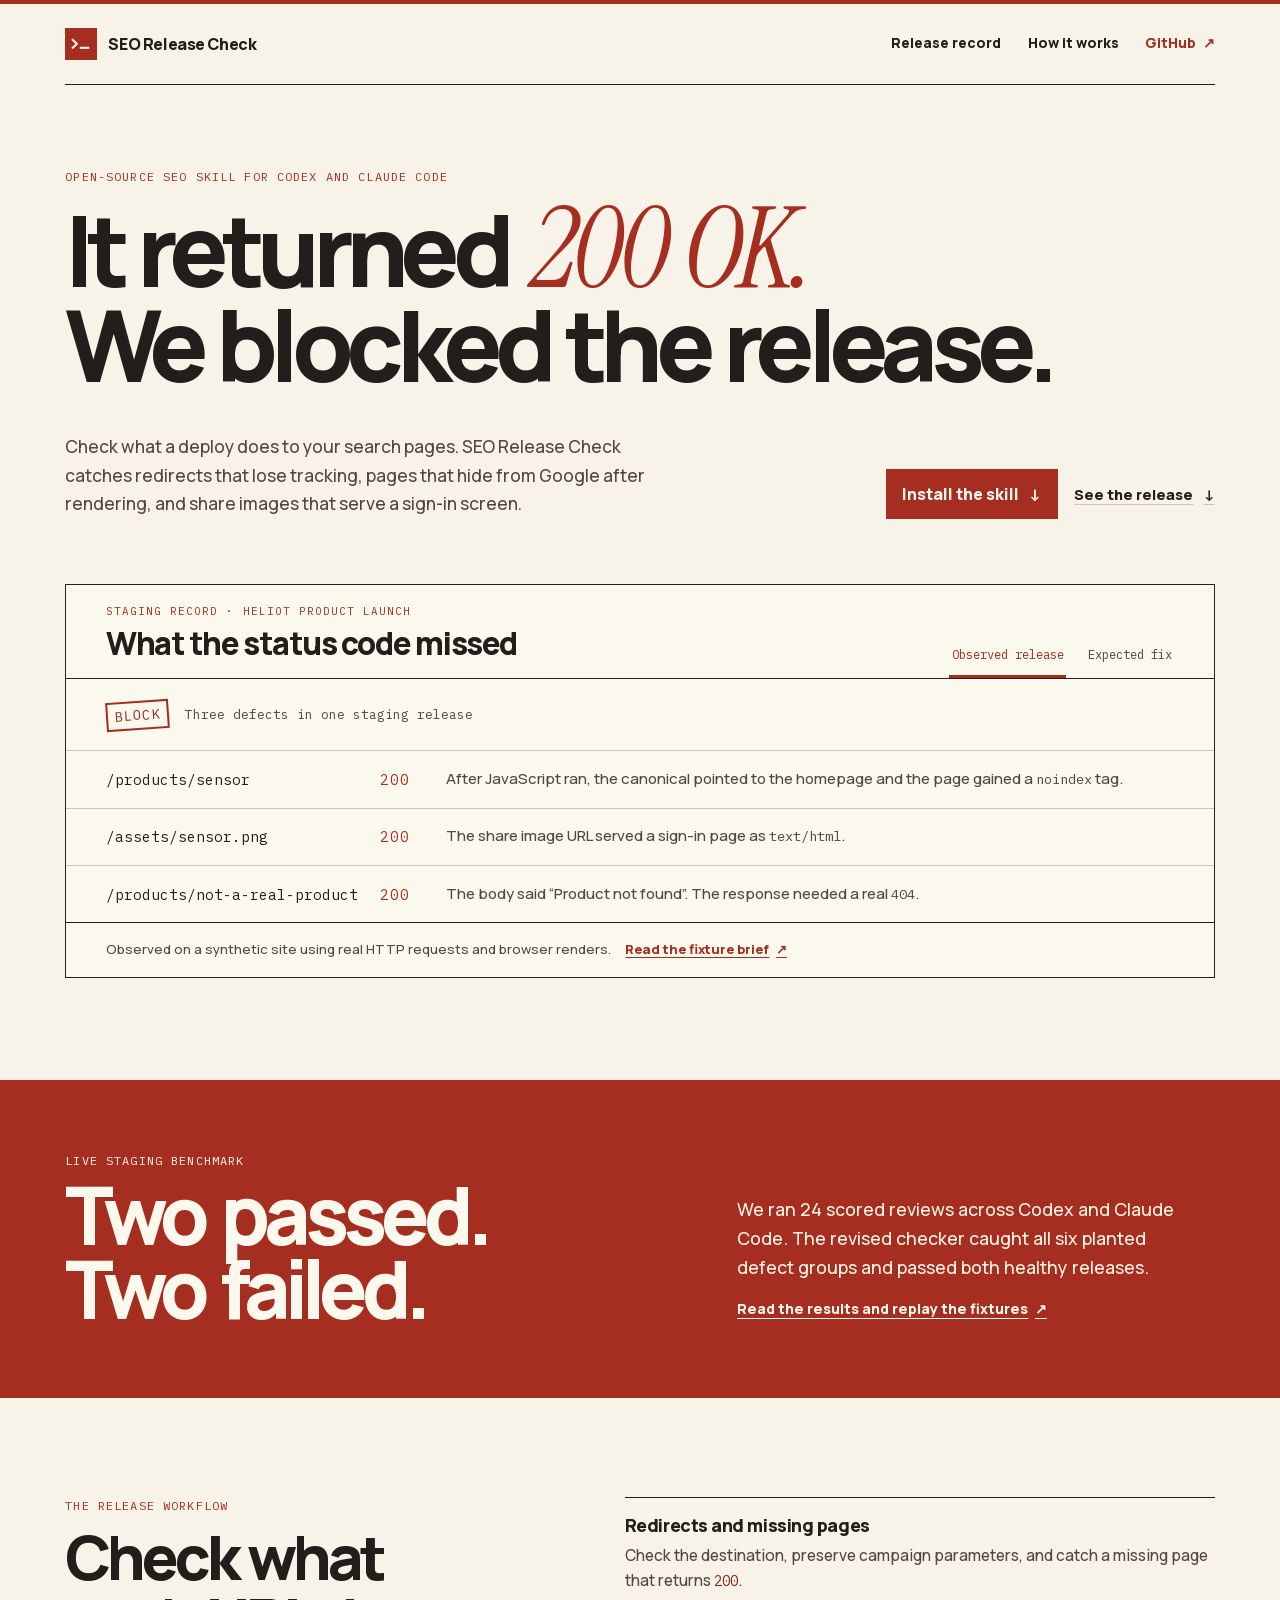
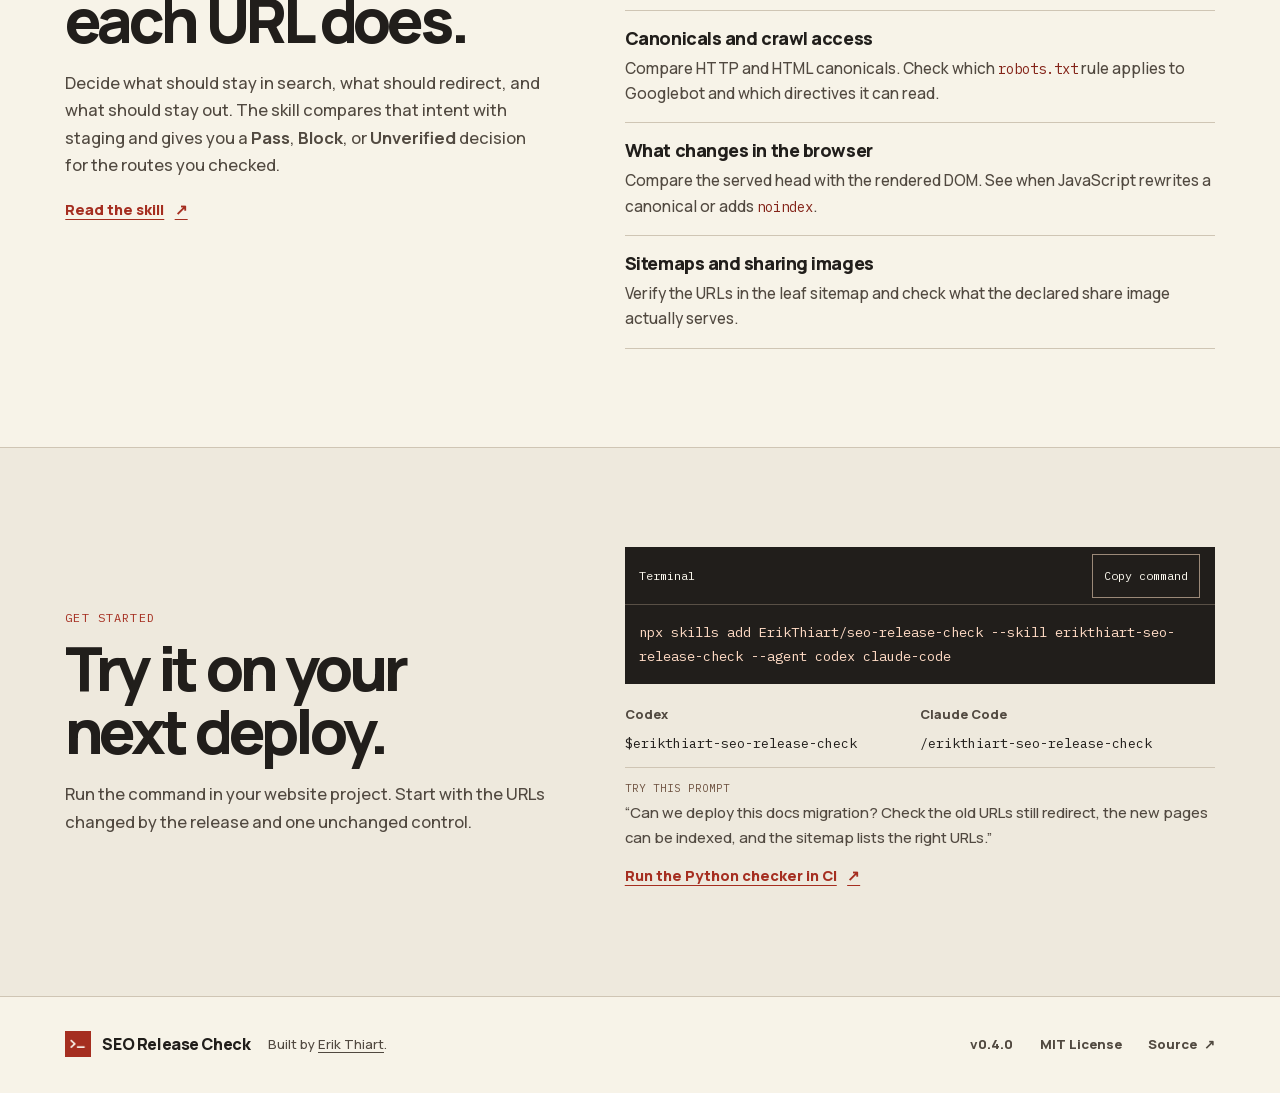
<file: docs/index.html>
<!doctype html>
<html lang="en">
<head>
  <meta charset="utf-8">
  <meta name="viewport" content="width=device-width, initial-scale=1">
  <meta name="theme-color" content="#f7f3e8">
  <title>SEO Release Check | Open-source skill for Codex and Claude Code</title>
  <meta name="description" content="Catch SEO regressions before a deploy. Check redirects, canonicals, robots rules, sitemaps and rendered metadata with Codex or Claude Code.">
  <link rel="canonical" href="https://erikthiart.github.io/seo-release-check/">
  <link rel="icon" type="image/png" sizes="64x64" href="assets/icon.png">
  <meta property="og:type" content="website">
  <meta property="og:site_name" content="SEO Release Check">
  <meta property="og:title" content="SEO Release Check">
  <meta property="og:description" content="Check redirects, canonicals, robots rules and rendered metadata before you deploy. An open-source skill for Codex and Claude Code.">
  <meta property="og:url" content="https://erikthiart.github.io/seo-release-check/">
  <meta property="og:image" content="https://erikthiart.github.io/seo-release-check/assets/share.png">
  <meta property="og:image:width" content="1200">
  <meta property="og:image:height" content="630">
  <meta property="og:image:alt" content="SEO Release Check. A staging report blocks a release after detecting a render change, an image served as HTML, and a missing route returning 200.">
  <meta name="twitter:card" content="summary_large_image">
  <meta name="twitter:image" content="https://erikthiart.github.io/seo-release-check/assets/share.png">
  <link rel="preload" href="assets/manrope.woff2" as="font" type="font/woff2" crossorigin>
  <link rel="preload" href="assets/instrument-serif-italic.woff2" as="font" type="font/woff2" crossorigin>
  <link rel="stylesheet" href="assets/site.css">
  <script src="assets/site.js" defer></script>
  <script type="application/ld+json">
    {
      "@context": "https://schema.org",
      "@type": "SoftwareSourceCode",
      "name": "SEO Release Check",
      "url": "https://erikthiart.github.io/seo-release-check/",
      "description": "An open-source Agent Skill and optional Python checker for technical SEO release verification in Codex and Claude Code.",
      "codeRepository": "https://github.com/ErikThiart/seo-release-check",
      "license": "https://github.com/ErikThiart/seo-release-check/blob/main/LICENSE",
      "runtimePlatform": ["Codex", "Claude Code"],
      "author": {
        "@type": "Person",
        "name": "Erik Thiart",
        "url": "https://erikthiart.com/"
      }
    }
  </script>
</head>
<body>
  <a class="skip-link" href="#main">Skip to content</a>
  <header class="masthead">
    <div class="frame header-inner">
      <a class="brand" href="./">
        <img src="assets/icon.png" width="32" height="32" alt="">
        <span>SEO Release Check</span>
      </a>
      <nav aria-label="Main navigation">
        <a href="#demo">Release record</a>
        <a href="#checks">How it works</a>
        <a class="source-link" href="https://github.com/ErikThiart/seo-release-check">GitHub <span aria-hidden="true">↗</span></a>
      </nav>
    </div>
  </header>
  <main id="main" tabindex="-1">
    <section class="hero" aria-labelledby="hero-title">
      <div class="frame">
        <p class="eyebrow">Open-source SEO skill for Codex and Claude Code</p>
        <h1 id="hero-title"><span>It returned <em>200 OK.</em></span> <span>We blocked the release.</span></h1>
        <div class="hero-foot">
          <p class="hero-summary">Check what a deploy does to your search pages. SEO Release Check catches redirects that lose tracking, pages that hide from Google after rendering, and share images that serve a sign-in screen.</p>
          <div class="hero-actions">
            <a class="button button-primary" href="#install">Install the skill <span aria-hidden="true">↓</span></a>
            <a class="hero-link" href="#demo">See the release <span aria-hidden="true">↓</span></a>
          </div>
        </div>
      </div>
    </section>

    <section class="release-record frame" id="demo" aria-labelledby="demo-title">
      <div class="record-head">
        <div>
          <p class="eyebrow">Staging record · Heliot product launch</p>
          <h2 id="demo-title">What the status code missed</h2>
        </div>
        <div class="release-tabs" role="group" aria-label="Compare release outcomes" hidden>
          <button type="button" aria-pressed="true" aria-controls="observed-release" data-release-panel="observed-release">Observed release</button>
          <button type="button" aria-pressed="false" aria-controls="expected-release" data-release-panel="expected-release">Expected fix</button>
        </div>
      </div>
      <div class="release-panel" id="observed-release">
        <div class="verdict">
          <span class="verdict-label verdict-block">Block</span>
          <span>Three defects in one staging release</span>
        </div>
        <dl class="release-lines">
          <div>
            <dt><code>/products/sensor</code></dt>
            <dd><span class="http-status"><code>200</code></span><p>After JavaScript ran, the canonical pointed to the homepage and the page gained a <code>noindex</code> tag.</p></dd>
          </div>
          <div>
            <dt><code>/assets/sensor.png</code></dt>
            <dd><span class="http-status"><code>200</code></span><p>The share image URL served a sign-in page as <code>text/html</code>.</p></dd>
          </div>
          <div>
            <dt><code>/products/not-a-real-product</code></dt>
            <dd><span class="http-status"><code>200</code></span><p>The body said “Product not found”. The response needed a real <code>404</code>.</p></dd>
          </div>
        </dl>
      </div>
      <div class="release-panel" id="expected-release" hidden>
        <div class="verdict">
          <span class="verdict-label verdict-pass">Pass</span>
          <span>Expected after fixes</span>
        </div>
        <dl class="release-lines">
          <div>
            <dt><code>/products/sensor</code></dt>
            <dd><span class="http-status"><code>200</code></span><p>The rendered page keeps its own canonical and leaves indexing allowed.</p></dd>
          </div>
          <div>
            <dt><code>/assets/sensor.png</code></dt>
            <dd><span class="http-status"><code>200</code></span><p>The URL serves <code>image/png</code> and the file decodes.</p></dd>
          </div>
          <div>
            <dt><code>/products/not-a-real-product</code></dt>
            <dd><span class="http-status"><code>404</code></span><p>A missing product returns a real HTTP <code>404</code>.</p></dd>
          </div>
        </dl>
      </div>
      <p class="record-source">Observed on a synthetic site using real HTTP requests and browser renders. <a href="https://github.com/ErikThiart/seo-release-check/blob/v0.3.0/benchmarks/live-staging/briefs/launch.md">Read the fixture brief <span aria-hidden="true">↗</span></a></p>
    </section>

    <section class="proof" id="benchmark" aria-labelledby="benchmark-title">
      <div class="frame proof-inner">
        <div>
          <p class="eyebrow">Live staging benchmark</p>
          <h2 id="benchmark-title">Two passed.<br> Two failed.</h2>
        </div>
        <div class="proof-copy">
          <p>We ran 24 scored reviews across Codex and Claude Code. The revised checker caught all six planted defect groups and passed both healthy releases.</p>
          <a href="https://github.com/ErikThiart/seo-release-check/tree/v0.3.0/benchmarks/live-staging">Read the results and replay the fixtures <span aria-hidden="true">↗</span></a>
        </div>
      </div>
    </section>

    <section class="checks" id="checks" aria-labelledby="checks-title">
      <div class="frame checks-inner">
        <div class="checks-intro">
          <p class="eyebrow">The release workflow</p>
          <h2 id="checks-title">Check what each URL does.</h2>
          <p>Decide what should stay in search, what should redirect, and what should stay out. The skill compares that intent with staging and gives you a <strong>Pass</strong>, <strong>Block</strong>, or <strong>Unverified</strong> decision for the routes you checked.</p>
          <a class="text-link" href="https://github.com/ErikThiart/seo-release-check/blob/main/skills/erikthiart-seo-release-check/SKILL.md">Read the skill <span aria-hidden="true">↗</span></a>
        </div>
        <dl class="check-list">
          <div>
            <dt>Redirects and missing pages</dt>
            <dd>Check the destination, preserve campaign parameters, and catch a missing page that returns <code>200</code>.</dd>
          </div>
          <div>
            <dt>Canonicals and crawl access</dt>
            <dd>Compare HTTP and HTML canonicals. Check which <code>robots.txt</code> rule applies to Googlebot and which directives it can read.</dd>
          </div>
          <div>
            <dt>What changes in the browser</dt>
            <dd>Compare the served head with the rendered DOM. See when JavaScript rewrites a canonical or adds <code>noindex</code>.</dd>
          </div>
          <div>
            <dt>Sitemaps and sharing images</dt>
            <dd>Verify the URLs in the leaf sitemap and check what the declared share image actually serves.</dd>
          </div>
        </dl>
      </div>
    </section>

    <section class="install" id="install" aria-labelledby="install-title">
      <div class="frame install-inner">
        <div class="install-copy">
          <p class="eyebrow">Get started</p>
          <h2 id="install-title">Try it on your next deploy.</h2>
          <p>Run the command in your website project. Start with the URLs changed by the release and one unchanged control.</p>
        </div>
        <div class="install-card">
          <div class="terminal">
            <div class="terminal-head">
              <span>Terminal</span>
              <span class="copy-feedback" id="copy-feedback" role="status"></span>
              <button type="button" class="copy-button" command="--copy" commandfor="install-command" hidden>Copy command</button>
            </div>
            <pre><code id="install-command">npx skills add ErikThiart/seo-release-check --skill erikthiart-seo-release-check --agent codex claude-code</code></pre>
          </div>
          <dl class="invoke">
            <div><dt>Codex</dt><dd><code>$erikthiart-seo-release-check</code></dd></div>
            <div><dt>Claude Code</dt><dd><code>/erikthiart-seo-release-check</code></dd></div>
          </dl>
          <p class="example-prompt"><span class="eyebrow">Try this prompt</span> <q>Can we deploy this docs migration? Check the old URLs still redirect, the new pages can be indexed, and the sitemap lists the right URLs.</q></p>
          <a class="text-link" href="https://github.com/ErikThiart/seo-release-check/blob/main/skills/erikthiart-seo-release-check/references/manifest.md">Run the Python checker in CI <span aria-hidden="true">↗</span></a>
        </div>
      </div>
    </section>
  </main>
  <footer class="footer">
    <div class="frame footer-inner">
      <div class="footer-brand">
        <a class="brand" href="./"><img src="assets/icon.png" width="26" height="26" alt=""><span>SEO Release Check</span></a>
        <p>Built by <a href="https://erikthiart.com/">Erik Thiart</a>.</p>
      </div>
      <nav aria-label="Project links">
        <a href="https://github.com/ErikThiart/seo-release-check/releases/tag/v0.4.0">v0.4.0</a>
        <a href="https://github.com/ErikThiart/seo-release-check/blob/main/LICENSE">MIT License</a>
        <a href="https://github.com/ErikThiart/seo-release-check">Source <span aria-hidden="true">↗</span></a>
      </nav>
    </div>
  </footer>
</body>
</html>
</file>
<file: docs/assets/site.css>
@font-face {
  font-family: Manrope;
  src: url("manrope.woff2") format("woff2");
  font-style: normal;
  font-weight: 400 800;
  font-display: swap;
}

@font-face {
  font-family: "Instrument Serif";
  src: url("instrument-serif-italic.woff2") format("woff2");
  font-style: italic;
  font-weight: 400;
  font-display: swap;
}

@font-face {
  font-family: "IBM Plex Mono";
  src: url("ibm-plex-mono.woff2") format("woff2");
  font-style: normal;
  font-weight: 400;
  font-display: swap;
}

:root {
  --paper: #f7f3e8;
  --sheet: #fbf8ee;
  --shade: #eee9dd;
  --ink: #211e1b;
  --muted: #514940;
  --line: #cfc5b4;
  --red: #a52e20;
  --red-dark: #842419;
  --red-light: #fcddce;
  --green: #275538;
  --sans: Manrope, Arial, sans-serif;
  --serif: "Instrument Serif", Georgia, serif;
  --mono: "IBM Plex Mono", ui-monospace, Consolas, monospace;
  --gutter: clamp(1.25rem, 5.1vw, 4.75rem);
}

* { box-sizing: border-box; }
[hidden] { display: none !important; }
html { scroll-padding-block-start: 1.5rem; }

body {
  margin: 0;
  background: var(--paper);
  color: var(--ink);
  font: 500 1rem/1.65 var(--sans);
  -webkit-text-size-adjust: 100%;
  overflow-wrap: anywhere;
}

h1, h2, p, dl, dd, pre { margin: 0; }
a { color: inherit; text-underline-offset: .25em; }
img { display: block; }
button { font: inherit; }
button:not([disabled]) { cursor: pointer; }
code, pre { font-family: var(--mono); font-weight: 400; }
code { font-size: .91em; overflow-wrap: anywhere; }

:focus-visible { outline: 2px solid var(--red); outline-offset: 5px; }
#main:focus-visible { outline: 0; }

.skip-link {
  position: fixed;
  z-index: 5;
  inset-block-start: .75rem;
  inset-inline-start: .75rem;
  padding: .75rem 1rem;
  transform: translateY(-160%);
  background: var(--ink);
  color: var(--paper);
  font-weight: 800;
}
.skip-link:focus { transform: translateY(0); }

.frame {
  inline-size: min(100% - var(--gutter) * 2, 74rem);
  margin-inline: auto;
}

.masthead { border-block-start: .3rem solid var(--red); }

.header-inner,
.footer-inner {
  display: flex;
  align-items: center;
  justify-content: space-between;
  gap: .75rem 2rem;
}

.header-inner {
  flex-wrap: wrap;
  min-block-size: 5.05rem;
  border-block-end: 1px solid var(--ink);
}

.brand {
  display: inline-flex;
  flex: 0 0 auto;
  max-inline-size: 100%;
  align-items: center;
  gap: .7rem;
  text-decoration: none;
  font-weight: 800;
  letter-spacing: -.026em;
}

nav {
  display: flex;
  min-inline-size: 0;
  max-inline-size: 100%;
  flex-wrap: wrap;
  align-items: center;
  gap: .35rem 1.65rem;
}

nav a {
  display: inline-flex;
  align-items: center;
  min-block-size: 2.75rem;
  gap: .42rem;
  font-size: .87rem;
  font-weight: 800;
  text-decoration: none;
}

nav a:hover { text-decoration: underline; }
.source-link { color: var(--red); }

.hero .frame {
  padding-block: clamp(3rem, 6.5vw, 6rem) clamp(2.6rem, 5.1vw, 4.25rem);
}

.eyebrow {
  font: 400 .75rem/1.45 var(--mono);
  letter-spacing: .095em;
  text-transform: uppercase;
}

.hero .eyebrow { color: var(--red); }

h1 {
  margin-block-start: 1.1rem;
  font-size: clamp(3rem, 1rem + 6.45vw, 7rem);
  font-weight: 800;
  line-height: .96;
  letter-spacing: -.077em;
  word-spacing: .025em;
}

h1 span { display: block; }

h1 em {
  color: var(--red);
  font: italic 400 1.145em/.8 var(--serif);
  letter-spacing: -.044em;
  white-space: nowrap;
  margin-inline-start: .08em;
}

.hero-foot {
  display: flex;
  flex-wrap: wrap;
  align-items: end;
  justify-content: space-between;
  gap: 1.1rem 2rem;
  margin-block-start: clamp(1.6rem, 3.2vw, 2.7rem);
}

.hero-summary {
  max-inline-size: 37rem;
  color: var(--muted);
  font-size: clamp(1rem, .78rem + .38vw, 1.18rem);
  text-wrap: pretty;
}

.hero-actions {
  display: flex;
  flex-wrap: wrap;
  align-items: center;
  gap: .65rem 1.05rem;
}

.button,
.hero-link,
.text-link {
  display: inline-flex;
  align-items: center;
  gap: .65rem;
  min-block-size: 2.75rem;
  font-weight: 800;
}

.button {
  min-block-size: 3.125rem;
  padding: .6rem .95rem;
  border: 1px solid transparent;
  text-decoration: none;
}

.button-primary { background: var(--red); color: #fff7ef; }
.button-primary:hover { background: var(--red-dark); }
.hero-link { color: var(--ink); font-size: .92rem; text-decoration-color: var(--line); }
.hero-link:hover { text-decoration-color: var(--red); }

.release-record {
  min-inline-size: 0;
  background: var(--sheet);
  border: 1px solid var(--ink);
  margin-block-end: clamp(4rem, 8vw, 7rem);
}

.record-head,
.verdict,
.release-lines > div,
.record-source {
  padding-inline: clamp(1rem, 3.1vw, 2.5rem);
}

.record-head {
  display: flex;
  flex-wrap: wrap;
  justify-content: space-between;
  align-items: end;
  gap: .8rem 1.25rem;
  padding-block: 1.2rem 0;
  border-block-end: 1px solid var(--ink);
}

.record-head .eyebrow { color: var(--red); font-size: .68rem; }
.record-head h2 {
  margin-block: .35rem 1.05rem;
  font-size: clamp(1.38rem, 1rem + 1.2vw, 2.05rem);
  line-height: 1.13;
  font-weight: 800;
  letter-spacing: -.046em;
}

.release-tabs {
  display: flex;
  flex-wrap: wrap;
  gap: 0 1.2rem;
}

.release-tabs button {
  min-block-size: 2.75rem;
  padding: .38rem .15rem;
  border: 0;
  border-block-end: 3px solid transparent;
  background: transparent;
  color: var(--muted);
  font: 400 .77rem/1.35 var(--mono);
}

.release-tabs button:hover { color: var(--red); }
.release-tabs button[aria-pressed="true"] { color: var(--red); border-color: var(--red); }
.release-tabs button:focus-visible { outline-offset: 1px; }

.verdict {
  display: flex;
  flex-wrap: wrap;
  align-items: center;
  gap: .7rem 1rem;
  min-block-size: 4.45rem;
  padding-block: .85rem .75rem;
  font: 400 .8rem/1.4 var(--mono);
  color: var(--muted);
}

.verdict-label {
  color: var(--red);
  padding: .18rem .4rem .2rem;
  border: 2px solid currentColor;
  font-size: .86rem;
  letter-spacing: .09em;
  text-transform: uppercase;
  transform: rotate(-4deg);
}

.verdict-pass { color: var(--green); }

.release-lines > div {
  display: grid;
  grid-template-columns: minmax(0, min(24%, 16.5rem)) minmax(0, 1fr);
  gap: .35rem 1.1rem;
  align-items: baseline;
  border-block-start: 1px solid var(--line);
  padding-block: .92rem;
}

.release-lines dt { font-size: .99rem; }
.release-lines dd {
  display: grid;
  grid-template-columns: minmax(0, min(18%, 3.35rem)) minmax(0, 1fr);
  gap: .45rem .8rem;
}

.release-lines dd p { color: var(--muted); font-size: .94rem; }
.http-status { color: var(--red); font-size: .98rem; letter-spacing: .07em; }
#expected-release .http-status { color: var(--green); }

.record-source {
  display: flex;
  flex-wrap: wrap;
  align-items: center;
  gap: .2rem .9rem;
  border-block-start: 1px solid var(--ink);
  padding-block: .55rem;
  color: var(--muted);
  font-size: .83rem;
}

.record-source a,
.proof a {
  display: inline-flex;
  align-items: center;
  gap: .42rem;
  min-block-size: 2.25rem;
  font-weight: 800;
}
.record-source a { color: var(--red); }

.proof {
  color: var(--sheet);
  background: var(--red);
}

.proof-inner {
  display: grid;
  grid-template-columns: minmax(0, 1fr) minmax(0, .82fr);
  align-items: end;
  gap: 1.5rem clamp(2rem, 7vw, 8rem);
  padding-block: clamp(2.8rem, 5.6vw, 4.85rem);
}

.proof h2 {
  margin-block-start: .55rem;
  font-size: clamp(2.7rem, 1.8rem + 4vw, 5.65rem);
  font-weight: 800;
  line-height: .93;
  letter-spacing: -.075em;
  word-spacing: .07em;
}

.proof .eyebrow, .proof-copy p { color: #fff5e7; }
.proof-copy p { max-inline-size: 29rem; font-size: clamp(1rem, .75rem + .45vw, 1.22rem); }
.proof-copy a { margin-block-start: .5rem; font-size: .89rem; }
.proof :focus-visible { outline-color: var(--sheet); }

.checks-inner,
.install-inner {
  display: grid;
  grid-template-columns: minmax(0, .9fr) minmax(0, 1.1fr);
  gap: clamp(2rem, 6vw, 6rem);
  padding-block: clamp(3.7rem, 7.7vw, 7rem);
}

.checks-intro h2,
.install-copy h2 {
  margin-block-start: .65rem;
  font-size: clamp(2.48rem, 1.1rem + 3.45vw, 4.3rem);
  font-weight: 800;
  line-height: 1.02;
  letter-spacing: -.067em;
  word-spacing: .045em;
  text-wrap: balance;
}

.checks-intro h2 { max-inline-size: 13ch; }
.install-copy h2 { max-inline-size: 13ch; }
.checks-intro .eyebrow, .install-copy .eyebrow { color: var(--red); }

.checks-intro > p:not(.eyebrow),
.install-copy > p:not(.eyebrow) {
  max-inline-size: 34rem;
  margin-block-start: 1.12rem;
  color: var(--muted);
  font-size: 1.04rem;
}

.text-link { color: var(--red); font-size: .91rem; }
.checks-intro .text-link { margin-block-start: .55rem; }
.text-link:hover { color: var(--red-dark); }

.check-list { border-block-start: 1px solid var(--ink); }
.check-list > div { padding-block: 1rem; border-block-end: 1px solid var(--line); }
.check-list dt { font-size: 1.12rem; font-weight: 800; line-height: 1.3; letter-spacing: -.025em; }
.check-list dd { margin-block-start: .36rem; color: var(--muted); font-size: .96rem; }
.check-list code { color: var(--red-dark); }

.install { background: var(--shade); border-block: 1px solid var(--line); }
.install-inner { align-items: center; }
.install-card { min-inline-size: 0; }

.terminal { color: var(--sheet); background: var(--ink); }
.terminal-head {
  display: flex;
  flex-wrap: wrap;
  align-items: center;
  gap: .65rem;
  min-block-size: 3.65rem;
  padding: .4rem .9rem;
  border-block-end: 1px solid #595046;
  font: 400 .74rem/1.35 var(--mono);
}
.terminal :focus-visible { outline-color: var(--red-light); outline-offset: 2px; }

.copy-feedback {
  flex: 1;
  text-align: end;
  color: var(--red-light);
  font-size: .7rem;
}

.copy-button {
  flex: 0 0 auto;
  max-inline-size: 100%;
  min-inline-size: 2.75rem;
  min-block-size: 2.75rem;
  padding-inline: .7rem;
  border: 1px solid #9b8978;
  background: transparent;
  color: var(--sheet);
}
.copy-button:hover { background: #54463a; }

.terminal pre { padding: .9rem; color: #ffdbc5; font-size: .94rem; white-space: pre-wrap; }
.terminal code { user-select: all; }

.invoke {
  display: grid;
  grid-template-columns: repeat(2, minmax(0, 1fr));
  margin-block-start: .9rem;
  border-block-end: 1px solid var(--line);
}

.invoke > div { padding: .4rem .45rem .8rem 0; }
.invoke dt { color: var(--muted); font-size: .8rem; font-weight: 800; }
.invoke dd { margin-block-start: .25rem; font-size: .92rem; }
.example-prompt { margin-block-start: .85rem; color: var(--muted); font-size: .93rem; }
.example-prompt .eyebrow { display: block; margin-block-end: .24rem; color: #6c503e; font-size: .66rem; }
.install-card > .text-link { margin-block-start: .22rem; }

.footer-inner { min-block-size: 6rem; padding-block: 1rem; }
.footer-brand { display: flex; flex-wrap: wrap; align-items: center; gap: .2rem 1.1rem; }
.footer-brand p, .footer nav a { color: var(--muted); font-size: .83rem; }

@media (max-width: 48rem) {
  .hero .frame { padding-block: 3.3rem 2.65rem; }
  h1 { font-size: clamp(2.45rem, .8rem + 8.1vw, 5.6rem); }
  .hero-foot { align-items: start; flex-direction: column; }
  .hero-actions { gap: .5rem .75rem; }
  .record-head { align-items: start; flex-direction: column; gap: .2rem; }
  .record-head h2 { margin-block-end: .4rem; }
  .release-tabs { margin-block-start: .05rem; }
  .proof-inner, .checks-inner, .install-inner { grid-template-columns: minmax(0, 1fr); }
  .checks-intro h2, .install-copy h2 { max-inline-size: 16ch; text-wrap: wrap; }
  .footer-inner { align-items: start; flex-direction: column; }
}

@media (max-width: 36rem) {
  .header-inner { padding-block: .65rem .15rem; gap: .28rem .6rem; }
  .masthead nav { inline-size: 100%; justify-content: space-between; gap: .25rem .55rem; }
  .masthead nav a { font-size: .77rem; }
  .release-lines > div { grid-template-columns: minmax(0, 1fr); }
  .release-lines dd { grid-template-columns: minmax(1.9rem, 2.35rem) minmax(0, 1fr); }
  .release-record { margin-block-end: 3.5rem; }
  .proof-inner { gap: 1.15rem; }
  .terminal-head { gap: .42rem; }
}

@media (prefers-reduced-motion: no-preference) {
  .button, .copy-button { transition: background-color 130ms ease; }
}
</file>
